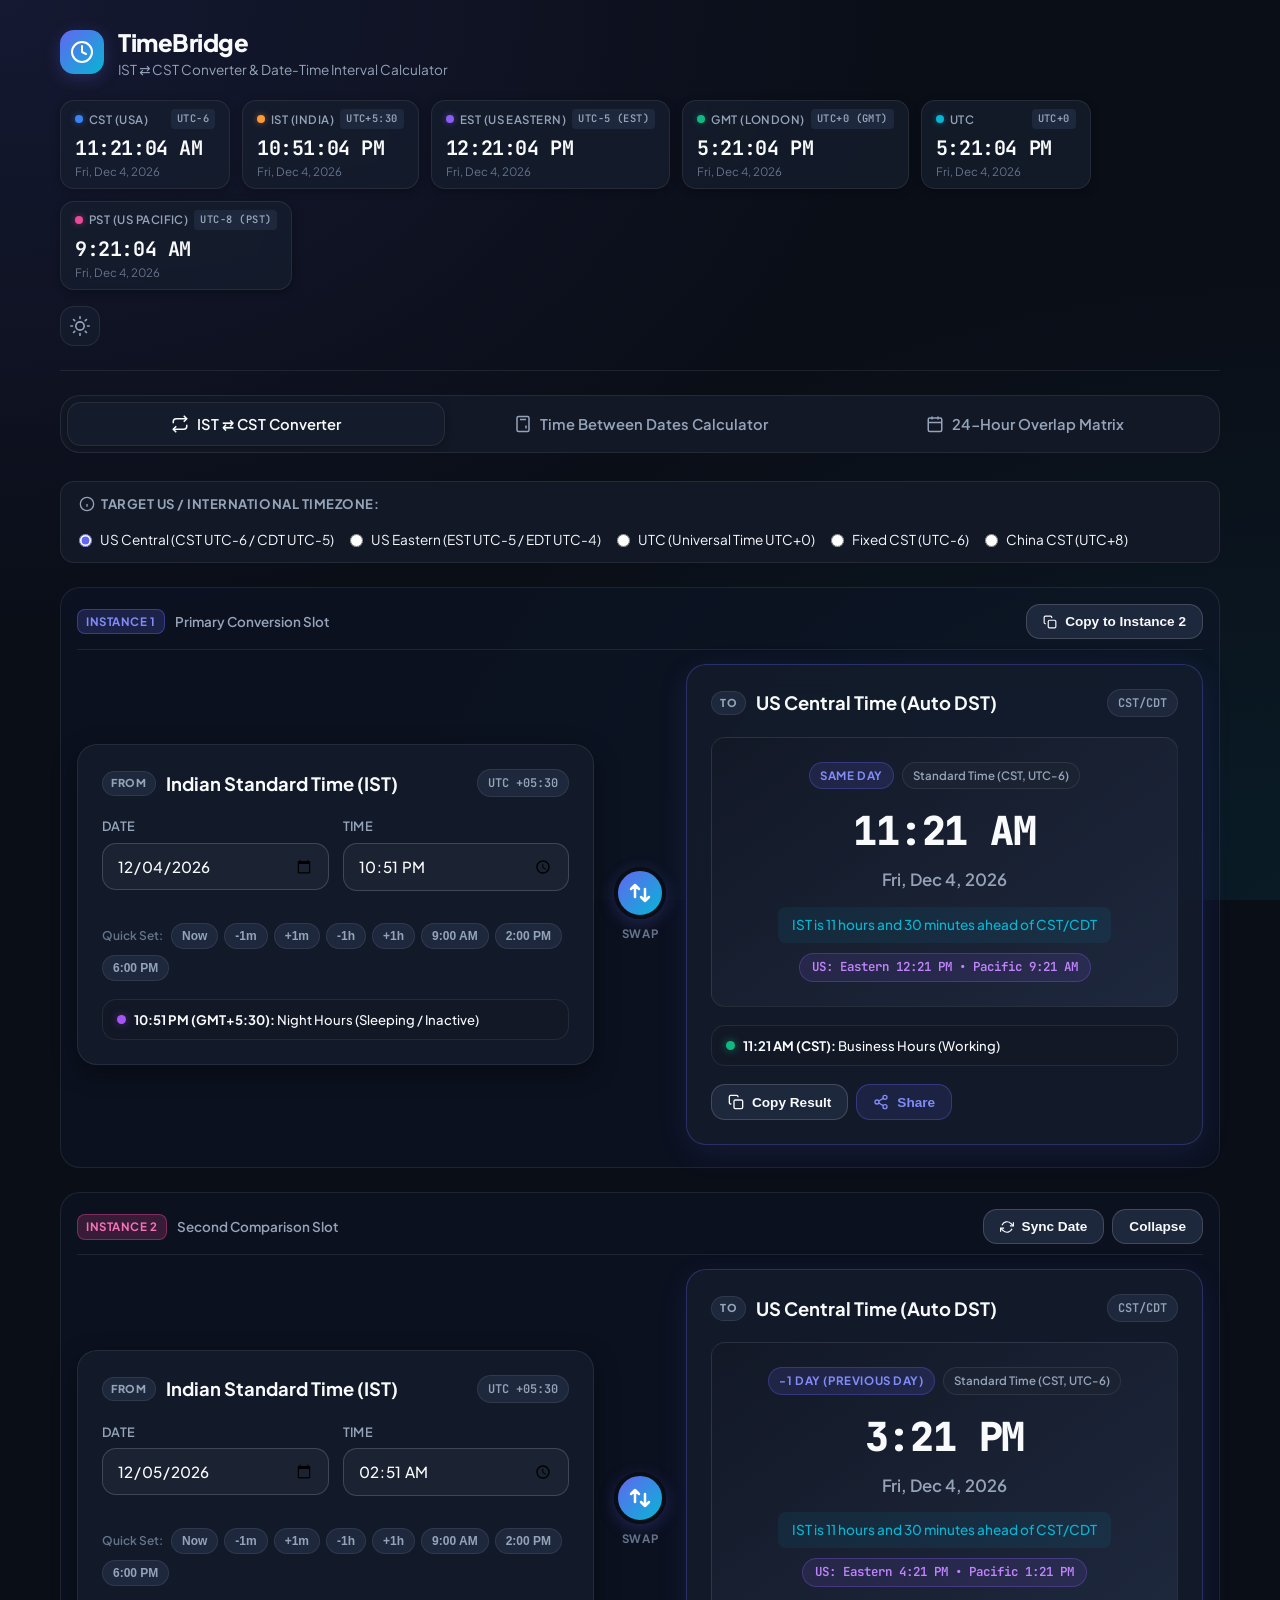
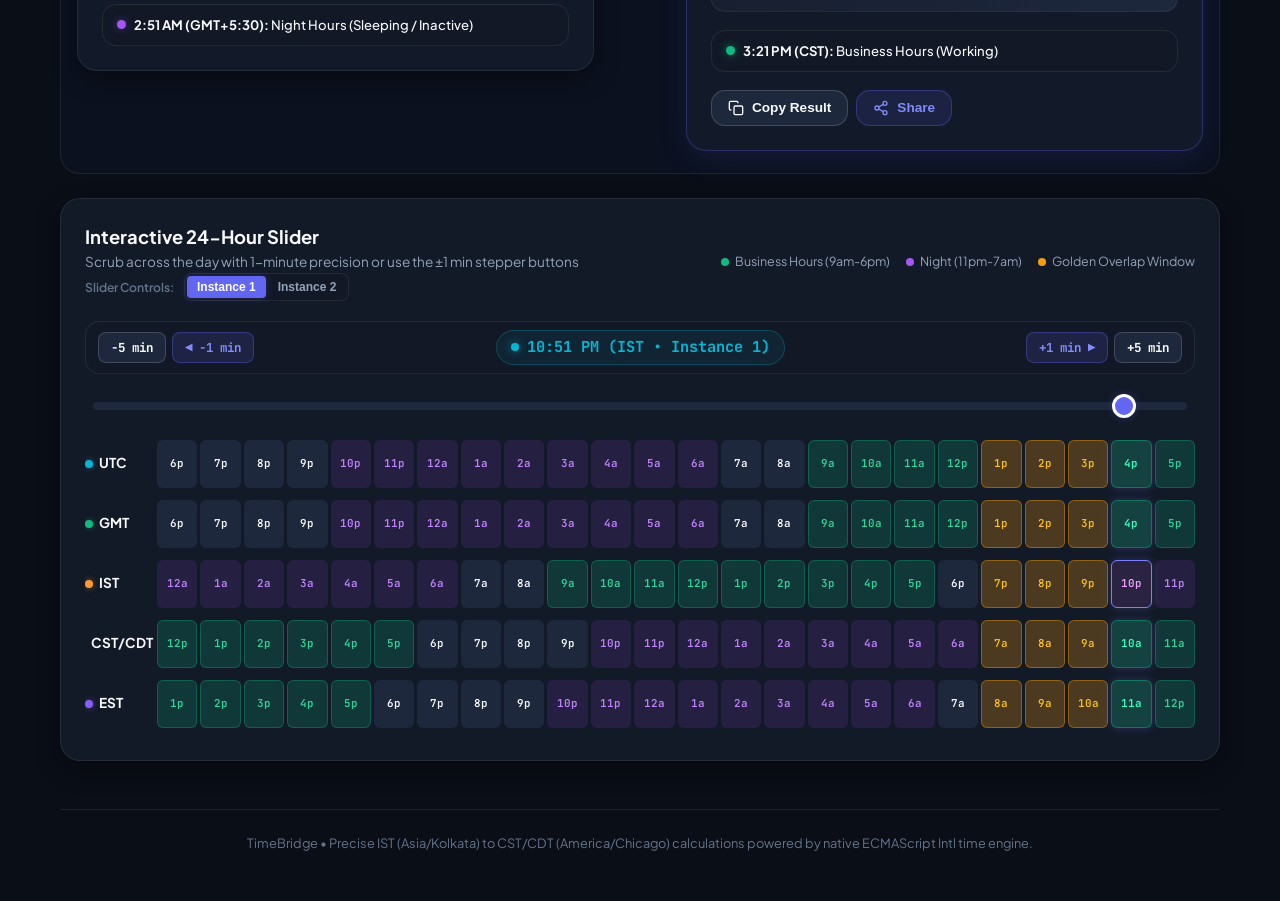
<file: index.html>
<!DOCTYPE html>
<html lang="en">
<head>
  <meta charset="UTF-8">
  <meta name="viewport" content="width=device-width, initial-scale=1.0, maximum-scale=5.0">
  <title>TimeBridge — IST ⇄ CST Converter & Time Interval Calculator</title>
  <meta name="theme-color" content="#4f46e5">
  <meta name="mobile-web-app-capable" content="yes">
  <meta name="apple-mobile-web-app-capable" content="yes">
  <meta name="apple-mobile-web-app-status-bar-style" content="black-translucent">
  <meta name="apple-mobile-web-app-title" content="TimeBridge">
  <link rel="manifest" href="manifest.json">
  <link rel="icon" type="image/svg+xml" href="icons/icon.svg">
  <link rel="icon" type="image/png" sizes="192x192" href="icons/icon-192.png">
  <link rel="apple-touch-icon" href="icons/icon-192.png">
  <link rel="preconnect" href="https://fonts.googleapis.com">
  <link rel="preconnect" href="https://fonts.gstatic.com" crossorigin>
  <link href="https://fonts.googleapis.com/css2?family=Plus+Jakarta+Sans:wght@300;400;500;600;700;800&family=JetBrains+Mono:wght@400;500;600&display=swap" rel="stylesheet">
  <link rel="stylesheet" href="style.css">
</head>
<body class="theme-dark">
  <div class="app-container">
    <!-- Top Navigation / Header -->
    <header class="app-header">
      <div class="brand">
        <div class="brand-icon">
          <svg width="24" height="24" viewBox="0 0 24 24" fill="none" stroke="currentColor" stroke-width="2" stroke-linecap="round" stroke-linejoin="round">
            <circle cx="12" cy="12" r="10"></circle>
            <polyline points="12 6 12 12 16 14"></polyline>
          </svg>
        </div>
        <div>
          <h1 class="brand-title">TimeBridge</h1>
          <p class="brand-subtitle">IST ⇄ CST Converter & Date-Time Interval Calculator</p>
        </div>
      </div>

      <div class="header-actions">
        <!-- Live Clocks -->
        <div class="live-clocks">
          <!-- 1. CST Clock Tile -->
          <div class="clock-card" id="cstClockCard">
            <div class="clock-label">
              <span class="flag-dot us"></span>
              <span class="tz-code" id="cstLabelCode">CST (US Central)</span>
              <span class="utc-badge" id="cstOffsetBadge">UTC-6</span>
            </div>
            <div class="clock-time" id="cstLiveTime">--:--:--</div>
            <div class="clock-date" id="cstLiveDate">Loading date...</div>
          </div>

          <!-- 2. IST Clock Tile -->
          <div class="clock-card" id="istClockCard">
            <div class="clock-label">
              <span class="flag-dot in"></span>
              <span class="tz-code">IST (India)</span>
              <span class="utc-badge">UTC+5:30</span>
            </div>
            <div class="clock-time" id="istLiveTime">--:--:--</div>
            <div class="clock-date" id="istLiveDate">Loading date...</div>
          </div>

          <!-- 3. EST Clock Tile -->
          <div class="clock-card" id="estClockCard">
            <div class="clock-label">
              <span class="flag-dot est"></span>
              <span class="tz-code" id="estLabelCode">EST (US Eastern)</span>
              <span class="utc-badge" id="estOffsetBadge">UTC-5</span>
            </div>
            <div class="clock-time" id="estLiveTime">--:--:--</div>
            <div class="clock-date" id="estLiveDate">Loading date...</div>
          </div>

          <!-- 4. GMT Clock Tile -->
          <div class="clock-card" id="gmtClockCard">
            <div class="clock-label">
              <span class="flag-dot gmt"></span>
              <span class="tz-code">GMT (London)</span>
              <span class="utc-badge" id="gmtOffsetBadge">UTC+0</span>
            </div>
            <div class="clock-time" id="gmtLiveTime">--:--:--</div>
            <div class="clock-date" id="gmtLiveDate">Loading date...</div>
          </div>

          <!-- 5. UTC Clock Tile -->
          <div class="clock-card" id="utcClockCard">
            <div class="clock-label">
              <span class="flag-dot utc"></span>
              <span class="tz-code">UTC</span>
              <span class="utc-badge">UTC+0</span>
            </div>
            <div class="clock-time" id="utcLiveTime">--:--:--</div>
            <div class="clock-date" id="utcLiveDate">Loading date...</div>
          </div>

          <!-- 6. PST Clock Tile -->
          <div class="clock-card" id="pstClockCard">
            <div class="clock-label">
              <span class="flag-dot pst"></span>
              <span class="tz-code" id="pstLabelCode">PST (US Pacific)</span>
              <span class="utc-badge" id="pstOffsetBadge">UTC-8</span>
            </div>
            <div class="clock-time" id="pstLiveTime">--:--:--</div>
            <div class="clock-date" id="pstLiveDate">Loading date...</div>
          </div>
        </div>

        <button id="themeToggleBtn" class="icon-btn" title="Toggle Theme" aria-label="Toggle Theme">
          <svg class="sun-icon" width="20" height="20" viewBox="0 0 24 24" fill="none" stroke="currentColor" stroke-width="2" stroke-linecap="round" stroke-linejoin="round"><circle cx="12" cy="12" r="5"></circle><line x1="12" y1="1" x2="12" y2="3"></line><line x1="12" y1="21" x2="12" y2="23"></line><line x1="4.22" y1="4.22" x2="5.64" y2="5.64"></line><line x1="18.36" y1="18.36" x2="19.78" y2="19.78"></line><line x1="1" y1="12" x2="3" y2="12"></line><line x1="21" y1="12" x2="23" y2="12"></line><line x1="4.22" y1="19.78" x2="5.64" y2="18.36"></line><line x1="18.36" y1="5.64" x2="19.78" y2="4.22"></line></svg>
          <svg class="moon-icon" width="20" height="20" viewBox="0 0 24 24" fill="none" stroke="currentColor" stroke-width="2" stroke-linecap="round" stroke-linejoin="round"><path d="M21 12.79A9 9 0 1 1 11.21 3 7 7 0 0 0 21 12.79z"></path></svg>
        </button>
      </div>
    </header>

    <!-- Mode Tabs -->
    <nav class="nav-tabs" role="tablist">
      <button class="tab-btn active" data-tab="converterTab" role="tab" aria-selected="true">
        <svg width="18" height="18" viewBox="0 0 24 24" fill="none" stroke="currentColor" stroke-width="2"><polyline points="17 1 21 5 17 9"></polyline><path d="M3 11V9a4 4 0 0 1 4-4h14"></path><polyline points="7 23 3 19 7 15"></polyline><path d="M21 13v2a4 4 0 0 1-4 4H3"></path></svg>
        <span class="tab-text-full">IST ⇄ CST Converter</span>
        <span class="tab-text-short">Converter</span>
      </button>
      <button class="tab-btn" data-tab="calculatorTab" role="tab" aria-selected="false">
        <svg width="18" height="18" viewBox="0 0 24 24" fill="none" stroke="currentColor" stroke-width="2"><rect x="4" y="2" width="16" height="20" rx="2"></rect><line x1="8" y1="6" x2="16" y2="6"></line><line x1="16" y1="14" x2="16" y2="18"></line><path d="M16 10h.01"></path><path d="M12 10h.01"></path><path d="M8 10h.01"></path><path d="M12 14h.01"></path><path d="M8 14h.01"></path><path d="M12 18h.01"></path><path d="M8 18h.01"></path></svg>
        <span class="tab-text-full">Time Between Dates Calculator</span>
        <span class="tab-text-short">Difference</span>
      </button>
      <button class="tab-btn" data-tab="matrixTab" role="tab" aria-selected="false">
        <svg width="18" height="18" viewBox="0 0 24 24" fill="none" stroke="currentColor" stroke-width="2"><rect x="3" y="4" width="18" height="18" rx="2" ry="2"></rect><line x1="16" y1="2" x2="16" y2="6"></line><line x1="8" y1="2" x2="8" y2="6"></line><line x1="3" y1="10" x2="21" y2="10"></line></svg>
        <span class="tab-text-full">24-Hour Overlap Matrix</span>
        <span class="tab-text-short">Overlap Matrix</span>
      </button>
    </nav>

    <!-- Main Content Area -->
    <main class="tab-content-container">

      <!-- ============================================== -->
      <!-- TAB 1: CONVERTER (IST <-> CST)                 -->
      <!-- ============================================== -->
      <section id="converterTab" class="tab-panel active" role="tabpanel">
        
        <!-- Target Timezone Variant Selector & Info Strip -->
        <div class="cst-config-strip">
          <div class="config-label">
            <svg width="16" height="16" viewBox="0 0 24 24" fill="none" stroke="currentColor" stroke-width="2"><circle cx="12" cy="12" r="10"></circle><line x1="12" y1="16" x2="12" y2="12"></line><line x1="12" y1="8" x2="12.01" y2="8"></line></svg>
            <span>Target US / International Timezone:</span>
          </div>
          <div class="config-options">
            <label class="radio-label">
              <input type="radio" name="cstVariant" value="US_AUTO" checked>
              <span>US Central (CST UTC-6 / CDT UTC-5)</span>
            </label>
            <label class="radio-label">
              <input type="radio" name="cstVariant" value="US_EST">
              <span>US Eastern (EST UTC-5 / EDT UTC-4)</span>
            </label>
            <label class="radio-label">
              <input type="radio" name="cstVariant" value="UTC">
              <span>UTC (Universal Time UTC+0)</span>
            </label>
            <label class="radio-label">
              <input type="radio" name="cstVariant" value="US_FIXED_CST">
              <span>Fixed CST (UTC-6)</span>
            </label>
            <label class="radio-label">
              <input type="radio" name="cstVariant" value="CHINA_CST">
              <span>China CST (UTC+8)</span>
            </label>
          </div>
        </div>

        <!-- Converter Instances Container -->
        <div class="converter-instances-container">
          <!-- ==================== INSTANCE 1 ==================== -->
          <div class="converter-instance-block" id="instanceBlock1">
            <div class="instance-title-bar">
              <div class="instance-badge-group">
                <span class="instance-chip primary">Instance 1</span>
                <span class="instance-desc">Primary Conversion Slot</span>
              </div>
              <div class="instance-actions">
                <button type="button" class="action-btn small-btn" id="btnSyncInstance2To1" title="Copy Date & Time to Instance 2">
                  <svg width="14" height="14" viewBox="0 0 24 24" fill="none" stroke="currentColor" stroke-width="2"><rect x="9" y="9" width="13" height="13" rx="2" ry="2"></rect><path d="M5 15H4a2 2 0 0 1-2-2V4a2 2 0 0 1 2-2h9a2 2 0 0 1 2 2v1"></path></svg>
                  <span>Copy to Instance 2</span>
                </button>
              </div>
            </div>

            <div class="converter-grid">
              <!-- Source Input Box (Instance 1) -->
              <div class="card converter-card" id="sourceCard">
                <div class="card-header">
                  <div class="card-title-group">
                    <span class="direction-tag" id="sourceTag">FROM</span>
                    <h3 class="card-title" id="sourceTitle">Indian Standard Time (IST)</h3>
                  </div>
                  <span class="badge" id="sourceOffsetBadge">UTC +05:30</span>
                </div>

                <div class="card-body">
                  <div class="input-row">
                    <div class="form-group flex-1">
                      <label for="convDate">Date</label>
                      <input type="date" id="convDate" class="form-input">
                    </div>
                    <div class="form-group flex-1">
                      <label for="convTime">Time</label>
                      <input type="time" id="convTime" class="form-input" step="60">
                    </div>
                  </div>

                  <!-- Quick Time Preset Chips -->
                  <div class="chip-group">
                    <span class="chip-label">Quick Set:</span>
                    <button type="button" class="chip-btn" id="btnSetNow">Now</button>
                    <button type="button" class="chip-btn" id="btnSub1m" title="Decrement 1 minute">-1m</button>
                    <button type="button" class="chip-btn" id="btnAdd1m" title="Increment 1 minute">+1m</button>
                    <button type="button" class="chip-btn" id="btnSub1h">-1h</button>
                    <button type="button" class="chip-btn" id="btnAdd1h">+1h</button>
                    <button type="button" class="chip-btn" id="btnMorning9">9:00 AM</button>
                    <button type="button" class="chip-btn" id="btnAfternoon2">2:00 PM</button>
                    <button type="button" class="chip-btn" id="btnEvening6">6:00 PM</button>
                  </div>

                  <!-- Working Hours status for source -->
                  <div class="work-status-banner" id="sourceWorkStatus">
                    <span class="status-indicator"></span>
                    <span class="status-text">Checking business hours...</span>
                  </div>
                </div>
              </div>

              <!-- Swap Button in the center (Instance 1) -->
              <div class="converter-swap-wrapper">
                <button id="swapDirectionBtn" class="swap-btn" title="Swap Conversion Direction (IST ⇄ CST)">
                  <svg width="24" height="24" viewBox="0 0 24 24" fill="none" stroke="currentColor" stroke-width="2.5" stroke-linecap="round" stroke-linejoin="round">
                    <path d="M7 16V4M7 4L3 8M7 4L11 8M17 8V20M17 20L21 16M17 20L13 16"/>
                  </svg>
                </button>
                <span class="swap-caption">Swap</span>
              </div>

              <!-- Target Output Box (Instance 1) -->
              <div class="card converter-card highlight-card" id="targetCard">
                <div class="card-header">
                  <div class="card-title-group">
                    <span class="direction-tag" id="targetTag">TO</span>
                    <h3 class="card-title" id="targetTitle">Central Standard Time (CST)</h3>
                  </div>
                  <span class="badge" id="targetOffsetBadge">UTC -06:00</span>
                </div>

                <div class="card-body">
                  <div class="converted-result-box">
                    <div class="result-day-badge-wrap">
                      <span class="day-rel-badge" id="dayRelativeBadge">Same Day</span>
                      <span class="dst-pill" id="dstIndicatorPill">Standard Time (CST)</span>
                    </div>

                    <div class="big-time-display" id="targetTimeResult">10:23 AM</div>
                    <div class="big-date-display" id="targetDateResult">Friday, Nov 13, 2026</div>

                    <div class="offset-summary" id="offsetSummaryText">
                      IST is 11 hours and 30 minutes ahead of CST
                    </div>

                    <!-- Companion US Timezone Display -->
                    <div class="secondary-tz-wrap" style="margin-top: 10px;">
                      <span class="secondary-tz-pill" id="secondaryTzPill">US Eastern (EST): 11:23 AM</span>
                    </div>
                  </div>

                  <!-- Working Hours status for target -->
                  <div class="work-status-banner" id="targetWorkStatus">
                    <span class="status-indicator"></span>
                    <span class="status-text">Checking business hours...</span>
                  </div>

                  <!-- Action buttons -->
                  <div class="card-actions-row">
                    <div class="action-btn-group">
                      <button id="copyConvertedBtn" class="action-btn" type="button">
                        <svg width="16" height="16" viewBox="0 0 24 24" fill="none" stroke="currentColor" stroke-width="2"><rect x="9" y="9" width="13" height="13" rx="2" ry="2"></rect><path d="M5 15H4a2 2 0 0 1-2-2V4a2 2 0 0 1 2-2h9a2 2 0 0 1 2 2v1"></path></svg>
                        <span>Copy Result</span>
                      </button>
                      <button id="shareConvertedBtn" class="action-btn share-btn" type="button" title="Share via WhatsApp, Slack, Teams, etc.">
                        <svg width="16" height="16" viewBox="0 0 24 24" fill="none" stroke="currentColor" stroke-width="2" stroke-linecap="round" stroke-linejoin="round"><circle cx="18" cy="5" r="3"></circle><circle cx="6" cy="12" r="3"></circle><circle cx="18" cy="19" r="3"></circle><line x1="8.59" y1="13.51" x2="15.42" y2="17.49"></line><line x1="15.41" y1="6.51" x2="8.59" y2="10.49"></line></svg>
                        <span>Share</span>
                      </button>
                    </div>
                    <div class="copy-alert" id="copyAlert">Copied to clipboard!</div>
                  </div>
                </div>
              </div>
            </div>
          </div>

          <!-- ==================== INSTANCE 2 ==================== -->
          <div class="converter-instance-block" id="instanceBlock2">
            <div class="instance-title-bar">
              <div class="instance-badge-group">
                <span class="instance-chip secondary">Instance 2</span>
                <span class="instance-desc">Second Comparison Slot</span>
              </div>
              <div class="instance-actions">
                <button type="button" class="action-btn small-btn" id="btnSyncDate2" title="Match date from Instance 1">
                  <svg width="14" height="14" viewBox="0 0 24 24" fill="none" stroke="currentColor" stroke-width="2"><polyline points="23 4 23 10 17 10"></polyline><polyline points="1 20 1 14 7 14"></polyline><path d="M3.51 9a9 9 0 0 1 14.85-3.36L23 10M1 14l4.64 4.36A9 9 0 0 0 20.49 15"></path></svg>
                  <span>Sync Date</span>
                </button>
                <button type="button" class="action-btn small-btn" id="btnToggleInstance2" title="Collapse or Expand Instance 2">
                  <span id="toggleInstance2Text">Collapse</span>
                </button>
              </div>
            </div>

            <div class="converter-grid">
              <!-- Source Input Box (Instance 2) -->
              <div class="card converter-card" id="sourceCard2">
                <div class="card-header">
                  <div class="card-title-group">
                    <span class="direction-tag" id="sourceTag2">FROM</span>
                    <h3 class="card-title" id="sourceTitle2">Indian Standard Time (IST)</h3>
                  </div>
                  <span class="badge" id="sourceOffsetBadge2">UTC +05:30</span>
                </div>

                <div class="card-body">
                  <div class="input-row">
                    <div class="form-group flex-1">
                      <label for="convDate2">Date</label>
                      <input type="date" id="convDate2" class="form-input">
                    </div>
                    <div class="form-group flex-1">
                      <label for="convTime2">Time</label>
                      <input type="time" id="convTime2" class="form-input" step="60">
                    </div>
                  </div>

                  <!-- Quick Time Preset Chips (Instance 2) -->
                  <div class="chip-group">
                    <span class="chip-label">Quick Set:</span>
                    <button type="button" class="chip-btn" id="btnSetNow2">Now</button>
                    <button type="button" class="chip-btn" id="btnSub1m2" title="Decrement 1 minute">-1m</button>
                    <button type="button" class="chip-btn" id="btnAdd1m2" title="Increment 1 minute">+1m</button>
                    <button type="button" class="chip-btn" id="btnSub1h2">-1h</button>
                    <button type="button" class="chip-btn" id="btnAdd1h2">+1h</button>
                    <button type="button" class="chip-btn" id="btnMorning9_2">9:00 AM</button>
                    <button type="button" class="chip-btn" id="btnAfternoon2_2">2:00 PM</button>
                    <button type="button" class="chip-btn" id="btnEvening6_2">6:00 PM</button>
                  </div>

                  <!-- Working Hours status for source (Instance 2) -->
                  <div class="work-status-banner" id="sourceWorkStatus2">
                    <span class="status-indicator"></span>
                    <span class="status-text">Checking business hours...</span>
                  </div>
                </div>
              </div>

              <!-- Swap Button in the center (Instance 2) -->
              <div class="converter-swap-wrapper">
                <button id="swapDirectionBtn2" class="swap-btn" title="Swap Conversion Direction (Instance 2)">
                  <svg width="24" height="24" viewBox="0 0 24 24" fill="none" stroke="currentColor" stroke-width="2.5" stroke-linecap="round" stroke-linejoin="round">
                    <path d="M7 16V4M7 4L3 8M7 4L11 8M17 8V20M17 20L21 16M17 20L13 16"/>
                  </svg>
                </button>
                <span class="swap-caption">Swap</span>
              </div>

              <!-- Target Output Box (Instance 2) -->
              <div class="card converter-card highlight-card" id="targetCard2">
                <div class="card-header">
                  <div class="card-title-group">
                    <span class="direction-tag" id="targetTag2">TO</span>
                    <h3 class="card-title" id="targetTitle2">Central Standard Time (CST)</h3>
                  </div>
                  <span class="badge" id="targetOffsetBadge2">UTC -06:00</span>
                </div>

                <div class="card-body">
                  <div class="converted-result-box">
                    <div class="result-day-badge-wrap">
                      <span class="day-rel-badge" id="dayRelativeBadge2">Same Day</span>
                      <span class="dst-pill" id="dstIndicatorPill2">Standard Time (CST)</span>
                    </div>

                    <div class="big-time-display" id="targetTimeResult2">--:--</div>
                    <div class="big-date-display" id="targetDateResult2">--</div>

                    <div class="offset-summary" id="offsetSummaryText2">
                      --
                    </div>

                    <!-- Companion US Timezone Display -->
                    <div class="secondary-tz-wrap" style="margin-top: 10px;">
                      <span class="secondary-tz-pill" id="secondaryTzPill2">--</span>
                    </div>
                  </div>

                  <!-- Working Hours status for target (Instance 2) -->
                  <div class="work-status-banner" id="targetWorkStatus2">
                    <span class="status-indicator"></span>
                    <span class="status-text">Checking business hours...</span>
                  </div>

                  <!-- Action buttons (Instance 2) -->
                  <div class="card-actions-row">
                    <div class="action-btn-group">
                      <button id="copyConvertedBtn2" class="action-btn" type="button">
                        <svg width="16" height="16" viewBox="0 0 24 24" fill="none" stroke="currentColor" stroke-width="2"><rect x="9" y="9" width="13" height="13" rx="2" ry="2"></rect><path d="M5 15H4a2 2 0 0 1-2-2V4a2 2 0 0 1 2-2h9a2 2 0 0 1 2 2v1"></path></svg>
                        <span>Copy Result</span>
                      </button>
                      <button id="shareConvertedBtn2" class="action-btn share-btn" type="button" title="Share Instance 2">
                        <svg width="16" height="16" viewBox="0 0 24 24" fill="none" stroke="currentColor" stroke-width="2" stroke-linecap="round" stroke-linejoin="round"><circle cx="18" cy="5" r="3"></circle><circle cx="6" cy="12" r="3"></circle><circle cx="18" cy="19" r="3"></circle><line x1="8.59" y1="13.51" x2="15.42" y2="17.49"></line><line x1="15.41" y1="6.51" x2="8.59" y2="10.49"></line></svg>
                        <span>Share</span>
                      </button>
                    </div>
                    <div class="copy-alert" id="copyAlert2">Copied to clipboard!</div>
                  </div>
                </div>
              </div>
            </div>
          </div>
        </div>

        <!-- 24-Hour Interactive Visual Scrubber Bar -->
        <div class="card timeline-scrubber-card">
          <div class="card-header">
            <div>
              <h3 class="card-title">Interactive 24-Hour Slider</h3>
              <p class="card-subtitle">Scrub across the day with 1-minute precision or use the ±1 min stepper buttons</p>
              <div class="scrubber-target-selector">
                <span class="scrubber-selector-label">Slider Controls:</span>
                <div class="pill-segmented">
                  <button type="button" class="scrub-tab active" id="scrubTarget1">Instance 1</button>
                  <button type="button" class="scrub-tab" id="scrubTarget2">Instance 2</button>
                </div>
              </div>
            </div>
            <div class="legend-group">
              <span class="legend-item"><span class="legend-dot work"></span> Business Hours (9am-6pm)</span>
              <span class="legend-item"><span class="legend-dot sleep"></span> Night (11pm-7am)</span>
              <span class="legend-item"><span class="legend-dot golden"></span> Golden Overlap Window</span>
            </div>
          </div>

          <div class="card-body">
            <!-- Fine-Tuning 1-Minute Stepper Bar -->
            <div class="slider-controls-bar">
              <div class="stepper-group">
                <button type="button" class="stepper-btn" id="btnScrubSub5m" title="Decrement 5 minutes">-5 min</button>
                <button type="button" class="stepper-btn primary" id="btnScrubSub1m" title="Decrement 1 minute">◀ -1 min</button>
              </div>
              <div class="scrub-current-badge">
                <span class="scrub-indicator-dot"></span>
                <span id="scrubberCurrentDisplay">12:00 PM</span>
              </div>
              <div class="stepper-group">
                <button type="button" class="stepper-btn primary" id="btnScrubAdd1m" title="Increment 1 minute">+1 min ▶</button>
                <button type="button" class="stepper-btn" id="btnScrubAdd5m" title="Increment 5 minutes">+5 min</button>
              </div>
            </div>

            <div class="slider-wrapper">
              <input type="range" id="hourScrubber" min="0" max="1439" step="1" value="720" class="time-range-slider" aria-label="1-minute 24-hour time scrubber">
              <div class="scrubber-labels" id="scrubberLabels"></div>
            </div>

            <div class="dual-timeline-track">
              <!-- UTC Track -->
              <div class="track-row">
                <div class="track-header">
                  <span class="flag-dot utc"></span>
                  <strong>UTC</strong>
                </div>
                <div class="timeline-cells" id="utcTimelineCells"></div>
              </div>
              <!-- GMT Track -->
              <div class="track-row">
                <div class="track-header">
                  <span class="flag-dot gmt"></span>
                  <strong>GMT</strong>
                </div>
                <div class="timeline-cells" id="gmtTimelineCells"></div>
              </div>
              <!-- IST Track -->
              <div class="track-row">
                <div class="track-header">
                  <span class="flag-dot in"></span>
                  <strong>IST</strong>
                </div>
                <div class="timeline-cells" id="istTimelineCells"></div>
              </div>
              <!-- CST Track -->
              <div class="track-row">
                <div class="track-header">
                  <span class="flag-dot us"></span>
                  <strong id="cstTrackCode">CST</strong>
                </div>
                <div class="timeline-cells" id="cstTimelineCells"></div>
              </div>
              <!-- EST Track -->
              <div class="track-row">
                <div class="track-header">
                  <span class="flag-dot est"></span>
                  <strong>EST</strong>
                </div>
                <div class="timeline-cells" id="estTimelineCells"></div>
              </div>
            </div>
          </div>
        </div>

      </section>

      <!-- ============================================== -->
      <!-- TAB 2: TIME INTERVAL CALCULATOR                -->
      <!-- ============================================== -->
      <section id="calculatorTab" class="tab-panel" role="tabpanel">
        
        <div class="interval-intro">
          <h2>Time & Date Difference Calculator</h2>
          <p>Compute the exact duration between any two dates and times, with custom timezones (IST, CST, UTC, etc.), business days, and total breakdown.</p>
        </div>

        <div class="interval-input-grid">
          <!-- Start Date & Time -->
          <div class="card interval-card">
            <div class="card-header">
              <div class="step-badge">1</div>
              <div>
                <h3 class="card-title">Start Date & Time</h3>
                <p class="card-subtitle">Select beginning timestamp</p>
              </div>
            </div>
            <div class="card-body">
              <div class="form-group">
                <label for="calcStartDate">Date</label>
                <input type="date" id="calcStartDate" class="form-input">
              </div>
              <div class="form-group">
                <label for="calcStartTime">Time</label>
                <input type="time" id="calcStartTime" class="form-input" step="1">
              </div>
              <div class="form-group">
                <label for="calcStartTz">Timezone</label>
                <select id="calcStartTz" class="form-select">
                  <option value="Asia/Kolkata" selected>IST (India, UTC+5:30)</option>
                  <option value="America/Chicago">CST/CDT (US Central)</option>
                  <option value="UTC">UTC (Universal Coordinated Time)</option>
                  <option value="LOCAL">My Local Browser Time</option>
                  <option value="Asia/Shanghai">China CST (UTC+8:00)</option>
                  <option value="America/New_York">EST/EDT (US Eastern)</option>
                  <option value="America/Los_Angeles">PST/PDT (US Pacific)</option>
                  <option value="Europe/London">GMT/BST (London)</option>
                </select>
              </div>
              <div class="chip-group mt-2">
                <button type="button" class="chip-btn" id="btnStartNow">Set to Now</button>
                <button type="button" class="chip-btn" id="btnStartToday9">Today 9:00 AM</button>
              </div>
            </div>
          </div>

          <!-- Swap / Direct button -->
          <div class="calc-middle-action">
            <button id="calcSwapBtn" class="swap-btn" title="Swap Start and End">
              <svg width="22" height="22" viewBox="0 0 24 24" fill="none" stroke="currentColor" stroke-width="2"><path d="M7 16V4M7 4L3 8M7 4L11 8M17 8V20M17 20L21 16M17 20L13 16"/></svg>
            </button>
            <div class="live-toggle-wrap">
              <label class="toggle-switch" title="Auto update duration live against current time">
                <input type="checkbox" id="liveTickToggle">
                <span class="toggle-slider"></span>
              </label>
              <span class="toggle-text">Live Tick</span>
            </div>
          </div>

          <!-- End Date & Time -->
          <div class="card interval-card">
            <div class="card-header">
              <div class="step-badge">2</div>
              <div>
                <h3 class="card-title">End Date & Time</h3>
                <p class="card-subtitle">Select ending timestamp</p>
              </div>
            </div>
            <div class="card-body">
              <div class="form-group">
                <label for="calcEndDate">Date</label>
                <input type="date" id="calcEndDate" class="form-input">
              </div>
              <div class="form-group">
                <label for="calcEndTime">Time</label>
                <input type="time" id="calcEndTime" class="form-input" step="1">
              </div>
              <div class="form-group">
                <label for="calcEndTz">Timezone</label>
                <select id="calcEndTz" class="form-select">
                  <option value="Asia/Kolkata">IST (India, UTC+5:30)</option>
                  <option value="America/Chicago" selected>CST/CDT (US Central)</option>
                  <option value="UTC">UTC (Universal Coordinated Time)</option>
                  <option value="LOCAL">My Local Browser Time</option>
                  <option value="Asia/Shanghai">China CST (UTC+8:00)</option>
                  <option value="America/New_York">EST/EDT (US Eastern)</option>
                  <option value="America/Los_Angeles">PST/PDT (US Pacific)</option>
                  <option value="Europe/London">GMT/BST (London)</option>
                </select>
              </div>
              <div class="chip-group mt-2">
                <button type="button" class="chip-btn" id="btnEndNow">Set to Now</button>
                <button type="button" class="chip-btn" id="btnEndPlus1d">+24 Hours</button>
                <button type="button" class="chip-btn" id="btnEndPlus1w">+1 Week</button>
                <button type="button" class="chip-btn" id="btnEndPlus1m">+1 Month</button>
              </div>
            </div>
          </div>
        </div>

        <!-- Interval Results -->
        <div class="card interval-results-card">
          <div class="card-header">
            <div>
              <h3 class="card-title">Calculated Duration</h3>
              <p class="card-subtitle" id="calcDirectionNote">Normalized in UTC epoch</p>
            </div>
            <span class="badge" id="calcSignBadge">Future Event</span>
          </div>

          <div class="card-body">
            <!-- Hero Duration Big Banner -->
            <div class="hero-duration-banner">
              <div class="duration-primary" id="primaryDurationText">
                <span class="unit-group"><strong id="valDays">0</strong><span class="unit">days</span></span>
                <span class="unit-group"><strong id="valHours">0</strong><span class="unit">hours</span></span>
                <span class="unit-group"><strong id="valMinutes">0</strong><span class="unit">mins</span></span>
                <span class="unit-group"><strong id="valSeconds">0</strong><span class="unit">secs</span></span>
              </div>
              <div class="human-readable-phrase" id="humanReadablePhrase">
                Exact duration calculated across timezones
              </div>

              <!-- Copy & Share Duration Button -->
              <div class="duration-action-row">
                <div class="action-btn-group">
                  <button type="button" id="copyDurationBtn" class="action-btn duration-copy-btn">
                    <svg width="16" height="16" viewBox="0 0 24 24" fill="none" stroke="currentColor" stroke-width="2"><rect x="9" y="9" width="13" height="13" rx="2" ry="2"></rect><path d="M5 15H4a2 2 0 0 1-2-2V4a2 2 0 0 1 2-2h9a2 2 0 0 1 2 2v1"></path></svg>
                    <span>Copy Duration</span>
                  </button>
                  <button type="button" id="shareDurationBtn" class="action-btn share-btn" title="Share Duration via WhatsApp, Slack, etc.">
                    <svg width="16" height="16" viewBox="0 0 24 24" fill="none" stroke="currentColor" stroke-width="2" stroke-linecap="round" stroke-linejoin="round"><circle cx="18" cy="5" r="3"></circle><circle cx="6" cy="12" r="3"></circle><circle cx="18" cy="19" r="3"></circle><line x1="8.59" y1="13.51" x2="15.42" y2="17.49"></line><line x1="15.41" y1="6.51" x2="8.59" y2="10.49"></line></svg>
                    <span>Share</span>
                  </button>
                </div>
                <span class="copy-alert" id="durationCopyAlert">Duration copied to clipboard!</span>
              </div>
            </div>

            <!-- Detailed Stat Cards Grid -->
            <div class="stat-cards-grid">
              <div class="stat-card">
                <div class="stat-icon-wrap blue">
                  <svg width="20" height="20" viewBox="0 0 24 24" fill="none" stroke="currentColor" stroke-width="2"><circle cx="12" cy="12" r="10"></circle><polyline points="12 6 12 12 16 14"></polyline></svg>
                </div>
                <div class="stat-data">
                  <div class="stat-value" id="statTotalHours">0 hrs</div>
                  <div class="stat-label">Total Hours</div>
                </div>
              </div>

              <div class="stat-card">
                <div class="stat-icon-wrap purple">
                  <svg width="20" height="20" viewBox="0 0 24 24" fill="none" stroke="currentColor" stroke-width="2"><path d="M14 2H6a2 2 0 0 0-2 2v16a2 2 0 0 0 2 2h12a2 2 0 0 0 2-2V8z"></path><polyline points="14 2 14 8 20 8"></polyline><line x1="16" y1="13" x2="8" y2="13"></line><line x1="16" y1="17" x2="8" y2="17"></line><polyline points="10 9 9 9 8 9"></polyline></svg>
                </div>
                <div class="stat-data">
                  <div class="stat-value" id="statTotalDays">0 days</div>
                  <div class="stat-label">Decimal Days</div>
                </div>
              </div>

              <div class="stat-card">
                <div class="stat-icon-wrap emerald">
                  <svg width="20" height="20" viewBox="0 0 24 24" fill="none" stroke="currentColor" stroke-width="2"><rect x="3" y="4" width="18" height="18" rx="2" ry="2"></rect><line x1="16" y1="2" x2="16" y2="6"></line><line x1="8" y1="2" x2="8" y2="6"></line><line x1="3" y1="10" x2="21" y2="10"></line></svg>
                </div>
                <div class="stat-data">
                  <div class="stat-value" id="statBusinessDays">0 days</div>
                  <div class="stat-label">Working Days (Mon-Fri)</div>
                </div>
              </div>

              <div class="stat-card">
                <div class="stat-icon-wrap orange">
                  <svg width="20" height="20" viewBox="0 0 24 24" fill="none" stroke="currentColor" stroke-width="2"><circle cx="12" cy="12" r="10"></circle><line x1="12" y1="8" x2="12" y2="12"></line><line x1="12" y1="16" x2="12.01" y2="16"></line></svg>
                </div>
                <div class="stat-data">
                  <div class="stat-value" id="statWorkHours">0 hrs</div>
                  <div class="stat-label">Est. Working Hours (8h/day)</div>
                </div>
              </div>

              <div class="stat-card">
                <div class="stat-icon-wrap cyan">
                  <svg width="20" height="20" viewBox="0 0 24 24" fill="none" stroke="currentColor" stroke-width="2"><polyline points="23 6 13.5 15.5 8.5 10.5 1 18"></polyline><polyline points="17 6 23 6 23 12"></polyline></svg>
                </div>
                <div class="stat-data">
                  <div class="stat-value" id="statTotalMinutes">0 mins</div>
                  <div class="stat-label">Total Minutes</div>
                </div>
              </div>

              <div class="stat-card">
                <div class="stat-icon-wrap rose">
                  <svg width="20" height="20" viewBox="0 0 24 24" fill="none" stroke="currentColor" stroke-width="2"><polygon points="13 2 3 14 12 14 11 22 21 10 12 10 13 2"></polygon></svg>
                </div>
                <div class="stat-data">
                  <div class="stat-value" id="statTotalSeconds">0 secs</div>
                  <div class="stat-label">Total Seconds</div>
                </div>
              </div>
            </div>

            <!-- Contextual Timezone Conversion Table for Start and End -->
            <div class="calc-tz-table-wrap">
              <h4>Start & End Timestamp in Key Timezones</h4>
              <div class="table-responsive">
                <table class="tz-table">
                  <thead>
                    <tr>
                      <th>Point</th>
                      <th>IST (India UTC+5:30)</th>
                      <th>CST/CDT (US Central)</th>
                      <th>EST/EDT (US Eastern)</th>
                      <th>UTC</th>
                    </tr>
                  </thead>
                  <tbody>
                    <tr>
                      <td><strong>Start Point</strong></td>
                      <td id="tblStartIST">-</td>
                      <td id="tblStartCST">-</td>
                      <td id="tblStartEST">-</td>
                      <td id="tblStartUTC">-</td>
                    </tr>
                    <tr>
                      <td><strong>End Point</strong></td>
                      <td id="tblEndIST">-</td>
                      <td id="tblEndCST">-</td>
                      <td id="tblEndEST">-</td>
                      <td id="tblEndUTC">-</td>
                    </tr>
                  </tbody>
                </table>
              </div>
            </div>

          </div>
        </div>

      </section>

      <!-- ============================================== -->
      <!-- TAB 3: 24-HOUR OVERLAP MATRIX                  -->
      <!-- ============================================== -->
      <section id="matrixTab" class="tab-panel" role="tabpanel">
        <div class="interval-intro">
          <h2>IST & CST 24-Hour Schedule & Meeting Planner</h2>
          <p>Find the optimal call window between India and US Central Time. Highlights show overlapping working hours and convenient call times.</p>
        </div>

        <div class="card matrix-table-card">
          <div class="card-header">
            <div>
              <h3 class="card-title">Hourly Side-by-Side Reference</h3>
              <p class="card-subtitle">Based on selected Central Time variant (<span id="matrixVariantNotice">US Central</span>)</p>
            </div>
            <div class="legend-group">
              <span class="legend-item"><span class="legend-dot work"></span> Both Working (9am-6pm)</span>
              <span class="legend-item"><span class="legend-dot golden"></span> Convenient Handover</span>
              <span class="legend-item"><span class="legend-dot sleep"></span> Sleeping Hours</span>
            </div>
          </div>
          <div class="card-body">
            <div class="mobile-swipe-hint">
              <span>👈 Swipe horizontally to view CST, EST & UTC 👉</span>
            </div>
            <div class="table-responsive">
              <table class="matrix-table" id="matrixTable">
                <thead>
                  <tr>
                    <th>IST (India)</th>
                    <th>CST (Central Time)</th>
                    <th>EST (Eastern Time)</th>
                    <th>UTC (Universal Time)</th>
                    <th>Day Offset</th>
                    <th>Meeting Suitability</th>
                    <th>Status</th>
                  </tr>
                </thead>
                <tbody id="matrixTableBody">
                  <!-- Generated dynamically in app.js -->
                </tbody>
              </table>
            </div>
          </div>
        </div>
      </section>

    </main>

    <!-- Footer -->
    <footer class="app-footer">
      <p>TimeBridge • Precise IST (Asia/Kolkata) to CST/CDT (America/Chicago) calculations powered by native ECMAScript Intl time engine.</p>
    </footer>
  </div>

  <script src="app.js"></script>
  <script>
    if ('serviceWorker' in navigator) {
      window.addEventListener('load', () => {
        navigator.serviceWorker.register('./sw.js').then((reg) => {
          console.log('TimeBridge ServiceWorker registered:', reg.scope);
        }).catch((err) => {
          console.log('ServiceWorker registration omitted:', err);
        });
      });
    }
  </script>
</body>
</html>
</file>
<file: style.css>
/* ==========================================================================
   TimeBridge CSS Stylesheet
   Modern, responsive, dual-theme styling with rich visual hierarchy
   ========================================================================== */

:root {
  --safe-top: env(safe-area-inset-top, 0px);
  --safe-bottom: env(safe-area-inset-bottom, 0px);
  --safe-left: env(safe-area-inset-left, 0px);
  --safe-right: env(safe-area-inset-right, 0px);

  /* Color Palette - Dark Theme Default */
  --bg-primary: #0a0e17;
  --bg-secondary: #121826;
  --bg-card: rgba(22, 30, 46, 0.75);
  --bg-card-hover: rgba(28, 38, 58, 0.85);
  --bg-input: #1b2333;
  --bg-elevated: #1e283d;
  
  --border-subtle: rgba(255, 255, 255, 0.08);
  --border-medium: rgba(255, 255, 255, 0.16);
  --border-focus: #6366f1;

  --text-primary: #f8fafc;
  --text-secondary: #94a3b8;
  --text-muted: #64748b;

  --primary: #6366f1;
  --primary-glow: rgba(99, 102, 241, 0.25);
  --primary-hover: #4f46e5;
  --secondary: #06b6d4;

  --accent-emerald: #10b981;
  --accent-amber: #f59e0b;
  --accent-rose: #f43f5e;
  --accent-indigo: #818cf8;
  --accent-cyan: #38bdf8;
  --accent-purple: #a855f7;

  --shadow-sm: 0 2px 8px rgba(0, 0, 0, 0.3);
  --shadow-md: 0 8px 24px rgba(0, 0, 0, 0.4);
  --shadow-lg: 0 16px 36px rgba(0, 0, 0, 0.5);

  --radius-sm: 8px;
  --radius-md: 14px;
  --radius-lg: 20px;
  --radius-full: 9999px;

  --font-main: 'Plus Jakarta Sans', system-ui, -apple-system, sans-serif;
  --font-mono: 'JetBrains Mono', monospace;
}

body.theme-light {
  --bg-primary: #f8fafc;
  --bg-secondary: #f1f5f9;
  --bg-card: rgba(255, 255, 255, 0.9);
  --bg-card-hover: #ffffff;
  --bg-input: #f8fafc;
  --bg-elevated: #e2e8f0;

  --border-subtle: rgba(0, 0, 0, 0.08);
  --border-medium: rgba(0, 0, 0, 0.14);
  --border-focus: #4f46e5;

  --text-primary: #0f172a;
  --text-secondary: #475569;
  --text-muted: #94a3b8;

  --primary: #4f46e5;
  --primary-glow: rgba(79, 70, 229, 0.15);
  --primary-hover: #4338ca;

  --shadow-sm: 0 2px 8px rgba(15, 23, 42, 0.06);
  --shadow-md: 0 8px 20px rgba(15, 23, 42, 0.08);
  --shadow-lg: 0 16px 32px rgba(15, 23, 42, 0.12);
}

/* Base Reset */
*, *::before, *::after {
  box-sizing: border-box;
  margin: 0;
  padding: 0;
}

html, body {
  overscroll-behavior-y: none;
}

body {
  font-family: var(--font-main);
  background-color: var(--bg-primary);
  color: var(--text-primary);
  min-height: 100vh;
  line-height: 1.5;
  -webkit-font-smoothing: antialiased;
  background-image: 
    radial-gradient(at 0% 0%, rgba(99, 102, 241, 0.12) 0px, transparent 50%),
    radial-gradient(at 100% 100%, rgba(6, 182, 212, 0.08) 0px, transparent 50%);
  background-attachment: fixed;
  transition: background-color 0.3s ease, color 0.3s ease;
  touch-action: manipulation;
  -webkit-tap-highlight-color: transparent;
}

.app-container {
  max-width: 1200px;
  margin: 0 auto;
  padding: max(24px, var(--safe-top)) max(20px, var(--safe-right)) max(48px, var(--safe-bottom)) max(20px, var(--safe-left));
}

/* ==========================================================================
   Header & Live Clocks
   ========================================================================== */
.app-header {
  display: flex;
  align-items: center;
  justify-content: space-between;
  flex-wrap: wrap;
  gap: 20px;
  padding-bottom: 24px;
  border-bottom: 1px solid var(--border-subtle);
  margin-bottom: 24px;
}

.brand {
  display: flex;
  align-items: center;
  gap: 14px;
}

.brand-icon {
  width: 44px;
  height: 44px;
  border-radius: var(--radius-md);
  background: linear-gradient(135deg, var(--primary), var(--secondary));
  color: #fff;
  display: flex;
  align-items: center;
  justify-content: center;
  box-shadow: 0 4px 16px var(--primary-glow);
}

.brand-title {
  font-size: 1.5rem;
  font-weight: 800;
  letter-spacing: -0.02em;
  background: linear-gradient(135deg, var(--text-primary) 40%, var(--primary));
  -webkit-background-clip: text;
  -webkit-text-fill-color: transparent;
}

.brand-subtitle {
  font-size: 0.85rem;
  color: var(--text-secondary);
}

.header-actions {
  display: flex;
  align-items: center;
  gap: 16px;
  flex-wrap: wrap;
}

.live-clocks {
  display: flex;
  gap: 12px;
  flex-wrap: wrap;
}

.clock-card {
  background: var(--bg-card);
  backdrop-filter: blur(12px);
  border: 1px solid var(--border-subtle);
  border-radius: var(--radius-md);
  padding: 8px 14px;
  min-width: 170px;
  box-shadow: var(--shadow-sm);
  transition: all 0.2s ease;
}

.clock-card:hover {
  border-color: var(--border-medium);
  transform: translateY(-1px);
}

.clock-label {
  display: flex;
  align-items: center;
  gap: 6px;
  font-size: 0.72rem;
  font-weight: 600;
  text-transform: uppercase;
  color: var(--text-secondary);
  letter-spacing: 0.04em;
  margin-bottom: 4px;
}

.clock-time {
  font-family: var(--font-mono);
  font-size: 1.25rem;
  font-weight: 700;
  color: var(--text-primary);
  letter-spacing: -0.02em;
}

.clock-date {
  font-size: 0.72rem;
  color: var(--text-muted);
}

.flag-dot {
  width: 8px;
  height: 8px;
  border-radius: 50%;
  display: inline-block;
}
.flag-dot.in { background-color: #ff9933; box-shadow: 0 0 6px rgba(255, 153, 51, 0.5); }
.flag-dot.us { background-color: #3b82f6; box-shadow: 0 0 6px rgba(59, 130, 246, 0.5); }
.flag-dot.utc { background-color: #06b6d4; box-shadow: 0 0 6px rgba(6, 182, 212, 0.5); }
.flag-dot.gmt { background-color: #10b981; box-shadow: 0 0 6px rgba(16, 185, 129, 0.5); }
.flag-dot.est { background-color: #8b5cf6; box-shadow: 0 0 6px rgba(139, 92, 246, 0.5); }
.flag-dot.pst { background-color: #ec4899; box-shadow: 0 0 6px rgba(236, 72, 153, 0.5); }

.utc-badge {
  font-family: var(--font-mono);
  font-size: 0.65rem;
  background: var(--bg-elevated);
  padding: 2px 6px;
  border-radius: 4px;
  color: var(--text-secondary);
  margin-left: auto;
}

.icon-btn {
  width: 40px;
  height: 40px;
  border-radius: var(--radius-md);
  background: var(--bg-card);
  border: 1px solid var(--border-subtle);
  color: var(--text-secondary);
  display: flex;
  align-items: center;
  justify-content: center;
  cursor: pointer;
  transition: all 0.2s;
}

.icon-btn:hover {
  color: var(--text-primary);
  border-color: var(--border-medium);
  background: var(--bg-card-hover);
}

.moon-icon { display: none; }
body.theme-light .sun-icon { display: none; }
body.theme-light .moon-icon { display: block; }

/* ==========================================================================
   Navigation Tabs
   ========================================================================== */
.nav-tabs {
  display: flex;
  gap: 8px;
  background: var(--bg-secondary);
  padding: 6px;
  border-radius: var(--radius-lg);
  border: 1px solid var(--border-subtle);
  margin-bottom: 28px;
  overflow-x: auto;
}

.tab-btn {
  flex: 1;
  display: flex;
  align-items: center;
  justify-content: center;
  gap: 8px;
  padding: 12px 18px;
  background: transparent;
  border: none;
  border-radius: var(--radius-md);
  color: var(--text-secondary);
  font-family: var(--font-main);
  font-size: 0.92rem;
  font-weight: 600;
  cursor: pointer;
  transition: all 0.25s cubic-bezier(0.16, 1, 0.3, 1);
  white-space: nowrap;
}

.tab-btn:hover {
  color: var(--text-primary);
  background: rgba(255, 255, 255, 0.04);
}

.tab-btn.active {
  background: var(--bg-card);
  color: var(--text-primary);
  box-shadow: var(--shadow-sm);
  border: 1px solid var(--border-subtle);
}

body.theme-light .tab-btn.active {
  background: #ffffff;
}

/* Tab Panels */
.tab-panel {
  display: none;
  animation: fadeIn 0.3s ease;
}

.tab-panel.active {
  display: block;
}

@keyframes fadeIn {
  from { opacity: 0; transform: translateY(6px); }
  to { opacity: 1; transform: translateY(0); }
}

/* ==========================================================================
   Cards & Layout Components
   ========================================================================== */
.card {
  background: var(--bg-card);
  backdrop-filter: blur(16px);
  border: 1px solid var(--border-subtle);
  border-radius: var(--radius-lg);
  padding: 24px;
  box-shadow: var(--shadow-md);
  position: relative;
}

.card-header {
  display: flex;
  align-items: center;
  justify-content: space-between;
  margin-bottom: 20px;
  gap: 12px;
}

.card-title-group {
  display: flex;
  align-items: center;
  gap: 10px;
}

.card-title {
  font-size: 1.15rem;
  font-weight: 700;
  color: var(--text-primary);
}

.card-subtitle {
  font-size: 0.85rem;
  color: var(--text-secondary);
  margin-top: 2px;
}

.direction-tag {
  font-size: 0.68rem;
  font-weight: 800;
  letter-spacing: 0.06em;
  padding: 3px 8px;
  border-radius: var(--radius-full);
  background: var(--bg-elevated);
  color: var(--text-secondary);
  border: 1px solid var(--border-subtle);
}

.badge {
  font-family: var(--font-mono);
  font-size: 0.75rem;
  font-weight: 600;
  padding: 4px 10px;
  border-radius: var(--radius-full);
  background: var(--bg-elevated);
  color: var(--text-secondary);
  border: 1px solid var(--border-subtle);
}

/* CST Variant Strip */
.cst-config-strip {
  background: var(--bg-secondary);
  border: 1px solid var(--border-subtle);
  border-radius: var(--radius-md);
  padding: 12px 18px;
  display: flex;
  align-items: center;
  flex-wrap: wrap;
  gap: 16px;
  margin-bottom: 24px;
}

.config-label {
  display: flex;
  align-items: center;
  gap: 6px;
  font-size: 0.82rem;
  font-weight: 700;
  color: var(--text-secondary);
  text-transform: uppercase;
  letter-spacing: 0.04em;
}

.config-options {
  display: flex;
  gap: 16px;
  flex-wrap: wrap;
}

.radio-label {
  display: flex;
  align-items: center;
  gap: 8px;
  font-size: 0.85rem;
  color: var(--text-primary);
  cursor: pointer;
}

.radio-label input[type="radio"] {
  accent-color: var(--primary);
  cursor: pointer;
}

/* Multi-Instance Converter Styling */
.converter-instance-block {
  margin-bottom: 24px;
  background: rgba(15, 23, 42, 0.45);
  border: 1px solid var(--border-subtle);
  border-radius: var(--radius-lg);
  padding: 16px;
  transition: all 0.25s ease;
}

body.theme-light .converter-instance-block {
  background: rgba(241, 245, 249, 0.65);
  border-color: rgba(226, 232, 240, 0.9);
}

.converter-instance-block.collapsed .converter-grid {
  display: none;
}

.instance-title-bar {
  display: flex;
  align-items: center;
  justify-content: space-between;
  margin-bottom: 14px;
  padding-bottom: 10px;
  border-bottom: 1px solid var(--border-subtle);
  flex-wrap: wrap;
  gap: 10px;
}

.instance-badge-group {
  display: flex;
  align-items: center;
  gap: 10px;
}

.instance-chip {
  font-size: 0.72rem;
  font-weight: 700;
  text-transform: uppercase;
  letter-spacing: 0.05em;
  padding: 3px 8px;
  border-radius: var(--radius-sm);
}

.instance-chip.primary {
  background: rgba(99, 102, 241, 0.2);
  color: var(--accent-indigo);
  border: 1px solid rgba(99, 102, 241, 0.4);
}

.instance-chip.secondary {
  background: rgba(236, 72, 153, 0.2);
  color: #f472b6;
  border: 1px solid rgba(236, 72, 153, 0.4);
}

.instance-desc {
  font-size: 0.84rem;
  color: var(--text-secondary);
  font-weight: 600;
}

.instance-actions {
  display: flex;
  align-items: center;
  gap: 8px;
}

.small-btn {
  padding: 4px 10px;
  font-size: 0.75rem;
  min-height: 30px;
  gap: 5px;
}

.pill-segmented {
  display: inline-flex;
  background: var(--bg-secondary);
  border: 1px solid var(--border-subtle);
  border-radius: var(--radius-sm);
  padding: 2px;
  gap: 2px;
}

.scrub-tab {
  padding: 4px 10px;
  font-size: 0.75rem;
  font-weight: 600;
  border: none;
  background: transparent;
  color: var(--text-secondary);
  border-radius: 4px;
  cursor: pointer;
  transition: all 0.2s;
}

.scrub-tab.active {
  background: var(--primary);
  color: #ffffff;
  box-shadow: 0 0 8px var(--primary-glow);
}

.scrubber-target-selector {
  display: flex;
  align-items: center;
  gap: 10px;
}

.scrubber-selector-label {
  font-size: 0.76rem;
  font-weight: 600;
  color: var(--text-muted);
}

/* Converter Grid */
.converter-grid {
  display: grid;
  grid-template-columns: 1fr auto 1fr;
  align-items: center;
  gap: 20px;
  margin-bottom: 6px;
}

@media (max-width: 900px) {
  .converter-grid {
    grid-template-columns: 1fr;
  }
  .converter-swap-wrapper {
    margin: 8px auto;
  }
}

.converter-swap-wrapper {
  display: flex;
  flex-direction: column;
  align-items: center;
  gap: 6px;
}

.swap-btn {
  width: 52px;
  height: 52px;
  border-radius: 50%;
  background: linear-gradient(135deg, var(--primary), var(--secondary));
  border: 4px solid var(--bg-primary);
  color: #fff;
  display: flex;
  align-items: center;
  justify-content: center;
  cursor: pointer;
  box-shadow: 0 4px 16px var(--primary-glow);
  transition: transform 0.25s cubic-bezier(0.34, 1.56, 0.64, 1), box-shadow 0.2s;
}

.swap-btn:hover {
  transform: rotate(180deg) scale(1.08);
  box-shadow: 0 6px 20px rgba(99, 102, 241, 0.4);
}

.swap-caption {
  font-size: 0.72rem;
  font-weight: 700;
  text-transform: uppercase;
  letter-spacing: 0.05em;
  color: var(--text-muted);
}

/* Forms & Inputs */
.input-row {
  display: flex;
  gap: 14px;
  margin-bottom: 16px;
}

.form-group {
  margin-bottom: 16px;
}

.form-group.flex-1 {
  flex: 1;
}

.form-group label {
  display: block;
  font-size: 0.8rem;
  font-weight: 600;
  color: var(--text-secondary);
  margin-bottom: 6px;
  text-transform: uppercase;
  letter-spacing: 0.03em;
}

.form-input, .form-select {
  width: 100%;
  padding: 12px 14px;
  background: var(--bg-input);
  border: 1px solid var(--border-medium);
  border-radius: var(--radius-md);
  color: var(--text-primary);
  font-family: var(--font-main);
  font-size: 0.95rem;
  font-weight: 500;
  outline: none;
  transition: border-color 0.2s, box-shadow 0.2s;
}

.form-input:focus, .form-select:focus {
  border-color: var(--border-focus);
  box-shadow: 0 0 0 3px var(--primary-glow);
}

/* Chips */
.chip-group {
  display: flex;
  align-items: center;
  gap: 6px;
  flex-wrap: wrap;
  margin-top: 10px;
}

.chip-label {
  font-size: 0.75rem;
  color: var(--text-muted);
  font-weight: 600;
  margin-right: 2px;
}

.chip-btn {
  background: var(--bg-elevated);
  border: 1px solid var(--border-subtle);
  border-radius: var(--radius-full);
  padding: 5px 10px;
  font-size: 0.75rem;
  font-weight: 600;
  color: var(--text-secondary);
  cursor: pointer;
  transition: all 0.15s;
}

.chip-btn:hover {
  background: var(--bg-card-hover);
  color: var(--text-primary);
  border-color: var(--border-medium);
}

/* Work Status Banner */
.work-status-banner {
  display: flex;
  align-items: center;
  gap: 8px;
  padding: 10px 14px;
  border-radius: var(--radius-md);
  background: var(--bg-secondary);
  border: 1px solid var(--border-subtle);
  margin-top: 18px;
  font-size: 0.82rem;
  font-weight: 500;
}

.status-indicator {
  width: 9px;
  height: 9px;
  border-radius: 50%;
  flex-shrink: 0;
}

.status-indicator.work {
  background: var(--accent-emerald);
  box-shadow: 0 0 8px rgba(16, 185, 129, 0.6);
}

.status-indicator.sleep {
  background: var(--accent-purple);
  box-shadow: 0 0 8px rgba(168, 85, 247, 0.4);
}

.status-indicator.early-late {
  background: var(--accent-amber);
  box-shadow: 0 0 8px rgba(245, 158, 11, 0.5);
}

/* Converted Result Box */
.highlight-card {
  border-color: rgba(99, 102, 241, 0.3);
  box-shadow: 0 8px 30px rgba(99, 102, 241, 0.12);
}

.converted-result-box {
  background: linear-gradient(145deg, var(--bg-secondary), var(--bg-elevated));
  border: 1px solid var(--border-subtle);
  border-radius: var(--radius-md);
  padding: 24px;
  text-align: center;
}

.result-day-badge-wrap {
  display: flex;
  justify-content: center;
  gap: 8px;
  margin-bottom: 12px;
}

.day-rel-badge {
  font-size: 0.72rem;
  font-weight: 700;
  text-transform: uppercase;
  letter-spacing: 0.05em;
  padding: 4px 10px;
  border-radius: var(--radius-full);
  background: rgba(99, 102, 241, 0.15);
  color: var(--accent-indigo);
  border: 1px solid rgba(99, 102, 241, 0.3);
}

.dst-pill {
  font-size: 0.72rem;
  font-weight: 600;
  padding: 4px 10px;
  border-radius: var(--radius-full);
  background: var(--bg-input);
  color: var(--text-secondary);
  border: 1px solid var(--border-subtle);
}

.big-time-display {
  font-family: var(--font-mono);
  font-size: 2.5rem;
  font-weight: 800;
  letter-spacing: -0.03em;
  color: var(--text-primary);
  margin-bottom: 6px;
}

.big-date-display {
  font-size: 1.05rem;
  font-weight: 600;
  color: var(--text-secondary);
  margin-bottom: 14px;
}

.offset-summary {
  font-size: 0.85rem;
  font-weight: 500;
  color: var(--secondary);
  background: rgba(6, 182, 212, 0.08);
  padding: 8px 14px;
  border-radius: var(--radius-sm);
  display: inline-block;
}

.secondary-tz-pill {
  font-family: var(--font-mono);
  font-size: 0.78rem;
  font-weight: 600;
  padding: 4px 12px;
  border-radius: var(--radius-full);
  background: rgba(139, 92, 246, 0.12);
  color: #c084fc;
  border: 1px solid rgba(139, 92, 246, 0.3);
  display: inline-block;
}

.card-actions-row {
  display: flex;
  align-items: center;
  justify-content: space-between;
  margin-top: 18px;
}

.action-btn {
  display: inline-flex;
  align-items: center;
  gap: 8px;
  padding: 9px 16px;
  border-radius: var(--radius-md);
  background: var(--bg-elevated);
  border: 1px solid var(--border-medium);
  color: var(--text-primary);
  font-size: 0.85rem;
  font-weight: 600;
  cursor: pointer;
  transition: all 0.2s;
}

.action-btn:hover {
  background: var(--bg-card-hover);
  border-color: var(--primary);
}

.copy-alert {
  font-size: 0.8rem;
  font-weight: 600;
  color: var(--accent-emerald);
  opacity: 0;
  transition: opacity 0.3s;
}

.copy-alert.show {
  opacity: 1;
}

/* ==========================================================================
   Timeline Scrubber Bar
   ========================================================================== */
.timeline-scrubber-card {
  margin-top: 24px;
}

.legend-group {
  display: flex;
  gap: 16px;
  flex-wrap: wrap;
}

.legend-item {
  display: flex;
  align-items: center;
  gap: 6px;
  font-size: 0.78rem;
  color: var(--text-secondary);
}

.legend-dot {
  width: 8px;
  height: 8px;
  border-radius: 50%;
}
.legend-dot.work { background: var(--accent-emerald); }
.legend-dot.sleep { background: var(--accent-purple); }
.legend-dot.golden { background: var(--accent-amber); }

/* Slider Controls Bar & 1-Minute Stepper */
.slider-controls-bar {
  display: flex;
  align-items: center;
  justify-content: space-between;
  flex-wrap: wrap;
  gap: 12px;
  margin-bottom: 18px;
  padding: 8px 12px;
  background: var(--bg-secondary);
  border: 1px solid var(--border-subtle);
  border-radius: var(--radius-md);
}

.stepper-group {
  display: flex;
  align-items: center;
  gap: 6px;
}

.stepper-btn {
  background: var(--bg-elevated);
  border: 1px solid var(--border-medium);
  color: var(--text-primary);
  border-radius: var(--radius-sm);
  padding: 6px 12px;
  font-family: var(--font-mono);
  font-size: 0.78rem;
  font-weight: 700;
  cursor: pointer;
  transition: all 0.15s ease;
  user-select: none;
}

.stepper-btn:hover {
  background: var(--bg-card-hover);
  border-color: var(--primary);
  color: var(--text-primary);
  transform: translateY(-1px);
}

.stepper-btn.primary {
  background: rgba(99, 102, 241, 0.15);
  color: var(--accent-indigo);
  border-color: rgba(99, 102, 241, 0.35);
}

.stepper-btn.primary:hover {
  background: var(--primary);
  color: #fff;
  border-color: var(--primary);
  box-shadow: 0 0 10px var(--primary-glow);
}

.scrub-current-badge {
  display: flex;
  align-items: center;
  gap: 8px;
  font-family: var(--font-mono);
  font-size: 0.95rem;
  font-weight: 700;
  color: var(--secondary);
  background: rgba(6, 182, 212, 0.08);
  border: 1px solid rgba(6, 182, 212, 0.25);
  padding: 5px 14px;
  border-radius: var(--radius-full);
}

.scrub-indicator-dot {
  width: 8px;
  height: 8px;
  border-radius: 50%;
  background: var(--secondary);
  box-shadow: 0 0 8px rgba(6, 182, 212, 0.6);
  animation: pulse 2s infinite;
}

@keyframes pulse {
  0%, 100% { opacity: 1; transform: scale(1); }
  50% { opacity: 0.5; transform: scale(0.85); }
}

.slider-wrapper {
  margin-bottom: 24px;
  padding: 0 8px;
}

.time-range-slider {
  width: 100%;
  height: 8px;
  border-radius: 4px;
  background: var(--bg-elevated);
  outline: none;
  -webkit-appearance: none;
  cursor: pointer;
}

.time-range-slider::-webkit-slider-thumb {
  -webkit-appearance: none;
  appearance: none;
  width: 24px;
  height: 24px;
  border-radius: 50%;
  background: var(--primary);
  box-shadow: 0 0 10px var(--primary-glow);
  cursor: pointer;
  border: 3px solid #fff;
  transition: transform 0.15s;
}

.time-range-slider::-webkit-slider-thumb:hover {
  transform: scale(1.15);
}

.dual-timeline-track {
  display: flex;
  flex-direction: column;
  gap: 12px;
  overflow-x: auto;
  padding-bottom: 8px;
}

.track-row {
  display: flex;
  align-items: center;
  gap: 12px;
}

.track-header {
  width: 60px;
  flex-shrink: 0;
  display: flex;
  align-items: center;
  gap: 6px;
  font-size: 0.85rem;
}

.timeline-cells {
  display: flex;
  gap: 3px;
  flex: 1;
}

.time-cell {
  flex: 1;
  min-width: 32px;
  height: 48px;
  border-radius: 6px;
  background: var(--bg-elevated);
  display: flex;
  flex-direction: column;
  align-items: center;
  justify-content: center;
  font-size: 0.68rem;
  font-family: var(--font-mono);
  font-weight: 600;
  cursor: pointer;
  transition: all 0.15s;
  border: 1px solid transparent;
  user-select: none;
}

.time-cell:hover {
  transform: translateY(-2px);
  filter: brightness(1.2);
}

.time-cell.active-col {
  border-color: var(--primary);
  box-shadow: 0 0 8px var(--primary-glow);
  filter: brightness(1.25);
}

.time-cell.cell-work {
  background: rgba(16, 185, 129, 0.2);
  color: #34d399;
  border-color: rgba(16, 185, 129, 0.3);
}

.time-cell.cell-golden {
  background: rgba(245, 158, 11, 0.25);
  color: #fbbf24;
  border-color: rgba(245, 158, 11, 0.4);
}

.time-cell.cell-sleep {
  background: rgba(168, 85, 247, 0.12);
  color: #c084fc;
}

/* ==========================================================================
   Tab 2: Interval Calculator
   ========================================================================== */
.interval-intro {
  margin-bottom: 24px;
}

.interval-intro h2 {
  font-size: 1.4rem;
  font-weight: 800;
  letter-spacing: -0.02em;
  margin-bottom: 6px;
}

.interval-intro p {
  color: var(--text-secondary);
  font-size: 0.92rem;
  max-width: 800px;
}

.interval-input-grid {
  display: grid;
  grid-template-columns: 1fr auto 1fr;
  align-items: center;
  gap: 20px;
  margin-bottom: 28px;
}

@media (max-width: 900px) {
  .interval-input-grid {
    grid-template-columns: 1fr;
  }
}

.interval-card {
  height: 100%;
}

.step-badge {
  width: 28px;
  height: 28px;
  border-radius: 50%;
  background: var(--primary);
  color: #fff;
  font-size: 0.85rem;
  font-weight: 700;
  display: flex;
  align-items: center;
  justify-content: center;
  box-shadow: 0 2px 8px var(--primary-glow);
}

.calc-middle-action {
  display: flex;
  flex-direction: column;
  align-items: center;
  gap: 12px;
}

.live-toggle-wrap {
  display: flex;
  flex-direction: column;
  align-items: center;
  gap: 4px;
}

.toggle-switch {
  position: relative;
  display: inline-block;
  width: 44px;
  height: 24px;
}

.toggle-switch input {
  opacity: 0;
  width: 0;
  height: 0;
}

.toggle-slider {
  position: absolute;
  cursor: pointer;
  top: 0; left: 0; right: 0; bottom: 0;
  background-color: var(--bg-elevated);
  transition: .3s;
  border-radius: 34px;
  border: 1px solid var(--border-medium);
}

.toggle-slider:before {
  position: absolute;
  content: "";
  height: 16px;
  width: 16px;
  left: 3px;
  bottom: 3px;
  background-color: #fff;
  transition: .3s;
  border-radius: 50%;
}

.toggle-switch input:checked + .toggle-slider {
  background-color: var(--primary);
}

.toggle-switch input:checked + .toggle-slider:before {
  transform: translateX(20px);
}

.toggle-text {
  font-size: 0.72rem;
  font-weight: 600;
  color: var(--text-secondary);
}

/* Duration Banner */
.hero-duration-banner {
  background: linear-gradient(135deg, rgba(99, 102, 241, 0.15), rgba(6, 182, 212, 0.15));
  border: 1px solid rgba(99, 102, 241, 0.3);
  border-radius: var(--radius-md);
  padding: 28px 20px;
  text-align: center;
  margin-bottom: 24px;
}

.duration-primary {
  display: flex;
  justify-content: center;
  align-items: baseline;
  gap: 16px;
  flex-wrap: wrap;
  margin-bottom: 10px;
}

.unit-group {
  display: inline-flex;
  align-items: baseline;
  gap: 4px;
}

.unit-group strong {
  font-family: var(--font-mono);
  font-size: 2.8rem;
  font-weight: 800;
  letter-spacing: -0.04em;
  color: var(--text-primary);
}

.unit-group .unit {
  font-size: 1rem;
  font-weight: 600;
  color: var(--secondary);
  text-transform: lowercase;
}

.human-readable-phrase {
  font-size: 1.05rem;
  font-weight: 500;
  color: var(--text-secondary);
}

.duration-action-row {
  display: flex;
  align-items: center;
  justify-content: center;
  gap: 12px;
  margin-top: 16px;
  flex-wrap: wrap;
}

.duration-copy-btn {
  background: var(--bg-card);
  border: 1px solid var(--primary);
  color: var(--primary);
  font-weight: 700;
  box-shadow: 0 2px 10px var(--primary-glow);
}

.duration-copy-btn:hover {
  background: var(--primary);
  color: #fff;
}

/* Stat Cards Grid */
.stat-cards-grid {
  display: grid;
  grid-template-columns: repeat(auto-fit, minmax(180px, 1fr));
  gap: 16px;
  margin-bottom: 28px;
}

.stat-card {
  background: var(--bg-secondary);
  border: 1px solid var(--border-subtle);
  border-radius: var(--radius-md);
  padding: 16px;
  display: flex;
  align-items: center;
  gap: 14px;
  transition: transform 0.2s;
}

.stat-card:hover {
  transform: translateY(-2px);
  border-color: var(--border-medium);
}

.stat-icon-wrap {
  width: 42px;
  height: 42px;
  border-radius: 12px;
  display: flex;
  align-items: center;
  justify-content: center;
  flex-shrink: 0;
}

.stat-icon-wrap.blue { background: rgba(59, 130, 246, 0.15); color: #60a5fa; }
.stat-icon-wrap.purple { background: rgba(168, 85, 247, 0.15); color: #c084fc; }
.stat-icon-wrap.emerald { background: rgba(16, 185, 129, 0.15); color: #34d399; }
.stat-icon-wrap.orange { background: rgba(245, 158, 11, 0.15); color: #fbbf24; }
.stat-icon-wrap.cyan { background: rgba(6, 182, 212, 0.15); color: #22d3ee; }
.stat-icon-wrap.rose { background: rgba(244, 63, 94, 0.15); color: #fb7185; }

.stat-value {
  font-family: var(--font-mono);
  font-size: 1.25rem;
  font-weight: 700;
  color: var(--text-primary);
  line-height: 1.2;
}

.stat-label {
  font-size: 0.75rem;
  color: var(--text-muted);
  font-weight: 500;
  margin-top: 2px;
}

/* Table in Tab 2 */
.calc-tz-table-wrap {
  margin-top: 20px;
}

.calc-tz-table-wrap h4 {
  font-size: 0.95rem;
  font-weight: 700;
  margin-bottom: 12px;
  color: var(--text-secondary);
  text-transform: uppercase;
  letter-spacing: 0.04em;
}

.table-responsive {
  overflow-x: auto;
}

.tz-table {
  width: 100%;
  border-collapse: collapse;
  font-size: 0.88rem;
}

.tz-table th, .tz-table td {
  padding: 12px 16px;
  text-align: left;
  border-bottom: 1px solid var(--border-subtle);
}

.tz-table th {
  background: var(--bg-secondary);
  color: var(--text-secondary);
  font-weight: 600;
}

.tz-table td {
  font-family: var(--font-mono);
}

/* ==========================================================================
   Tab 3: Matrix Table
   ========================================================================== */
.matrix-table {
  width: 100%;
  border-collapse: collapse;
  font-size: 0.9rem;
}

.matrix-table th, .matrix-table td {
  padding: 14px 18px;
  text-align: left;
  border-bottom: 1px solid var(--border-subtle);
}

.matrix-table th {
  background: var(--bg-secondary);
  color: var(--text-secondary);
  font-weight: 700;
  font-size: 0.82rem;
  text-transform: uppercase;
  letter-spacing: 0.04em;
}

.matrix-table tr:hover td {
  background: var(--bg-card-hover);
}

.matrix-table tr.row-overlap td {
  background: rgba(16, 185, 129, 0.06);
}

.matrix-table tr.row-golden td {
  background: rgba(245, 158, 11, 0.08);
}

.matrix-table td {
  font-family: var(--font-mono);
}

.suitability-pill {
  font-family: var(--font-main);
  font-size: 0.75rem;
  font-weight: 600;
  padding: 4px 10px;
  border-radius: var(--radius-full);
  display: inline-block;
}

.suitability-pill.golden {
  background: rgba(245, 158, 11, 0.2);
  color: #fbbf24;
  border: 1px solid rgba(245, 158, 11, 0.4);
}

.suitability-pill.good {
  background: rgba(16, 185, 129, 0.2);
  color: #34d399;
  border: 1px solid rgba(16, 185, 129, 0.4);
}

.suitability-pill.stretch {
  background: rgba(59, 130, 246, 0.15);
  color: #93c5fd;
  border: 1px solid rgba(59, 130, 246, 0.3);
}

.suitability-pill.sleep {
  background: rgba(168, 85, 247, 0.15);
  color: #d8b4fe;
}

/* ==========================================================================
   Footer
   ========================================================================== */
.app-footer {
  margin-top: 48px;
  text-align: center;
  font-size: 0.8rem;
  color: var(--text-muted);
  border-top: 1px solid var(--border-subtle);
  padding-top: 24px;
}

.mt-2 {
  margin-top: 8px;
}

/* ==========================================================================
   Mobile & Touch UX Optimizations (Android / Responsive)
   ========================================================================== */

/* Active tap feedback */
button:active, 
.action-btn:active, 
.stepper-btn:active, 
.tab-btn:active,
.quick-btn:active {
  transform: scale(0.96);
}

/* Action button grouping */
.action-btn-group {
  display: flex;
  align-items: center;
  gap: 8px;
  flex-wrap: wrap;
}

.share-btn {
  background: rgba(99, 102, 241, 0.12);
  border-color: rgba(99, 102, 241, 0.35);
  color: var(--accent-indigo);
}

.share-btn:hover {
  background: var(--primary);
  color: #ffffff;
  border-color: var(--primary);
  box-shadow: 0 0 12px var(--primary-glow);
}

/* Tab responsive label text */
.tab-text-short {
  display: none;
}

/* Mobile swipe hint */
.mobile-swipe-hint {
  display: none;
  font-size: 0.72rem;
  font-weight: 600;
  color: var(--text-muted);
  text-align: center;
  margin-bottom: 8px;
  padding: 4px 8px;
  background: var(--bg-secondary);
  border-radius: var(--radius-sm);
  border: 1px dashed var(--border-subtle);
}

@media (max-width: 768px) {
  .app-container {
    padding: max(14px, var(--safe-top)) max(12px, var(--safe-right)) max(32px, var(--safe-bottom)) max(12px, var(--safe-left));
  }

  .app-header {
    flex-direction: column;
    align-items: stretch;
    gap: 14px;
    padding-bottom: 16px;
    margin-bottom: 16px;
  }

  .header-actions {
    width: 100%;
    justify-content: space-between;
  }

  /* Horizontal World Clock Ticker with snap */
  .live-clocks {
    width: 100%;
    overflow-x: auto;
    flex-wrap: nowrap;
    padding-bottom: 8px;
    -webkit-overflow-scrolling: touch;
    scroll-snap-type: x mandatory;
    scrollbar-width: none;
  }

  .live-clocks::-webkit-scrollbar {
    display: none;
  }

  .clock-card {
    min-width: 145px;
    flex-shrink: 0;
    scroll-snap-align: start;
    padding: 8px 12px;
  }

  .clock-time {
    font-size: 1.15rem;
  }

  /* Navigation Tabs */
  .nav-tabs {
    gap: 4px;
    padding: 4px;
    border-radius: var(--radius-md);
    margin-bottom: 18px;
    overflow-x: auto;
    -webkit-overflow-scrolling: touch;
    scrollbar-width: none;
  }

  .nav-tabs::-webkit-scrollbar {
    display: none;
  }

  .tab-btn {
    padding: 10px 12px;
    font-size: 0.82rem;
    gap: 6px;
    min-height: 42px;
  }

  .tab-btn svg {
    width: 16px;
    height: 16px;
    flex-shrink: 0;
  }

  .tab-text-full {
    display: none;
  }

  .tab-text-short {
    display: inline;
  }

  /* Big Display Time */
  .big-time-display {
    font-size: clamp(2rem, 8vw, 2.5rem);
  }

  /* 24-Hour Slider Stepper Controls */
  .slider-controls-bar {
    flex-direction: column;
    align-items: stretch;
    gap: 10px;
    padding: 10px;
  }

  .stepper-group {
    display: flex;
    justify-content: space-between;
    width: 100%;
    gap: 8px;
  }

  .stepper-btn {
    flex: 1;
    text-align: center;
    padding: 10px 8px;
    font-size: 0.82rem;
    min-height: 40px;
  }

  .scrub-current-badge {
    width: 100%;
    justify-content: center;
    font-size: 1.05rem;
    padding: 8px 16px;
  }

  .time-range-slider {
    height: 12px;
  }

  .time-range-slider::-webkit-slider-thumb {
    width: 28px;
    height: 28px;
  }

  /* Sticky first column in Overlap Matrix for mobile readability */
  .matrix-table th:first-child,
  .matrix-table td:first-child {
    position: sticky;
    left: 0;
    background: var(--bg-card);
    z-index: 2;
    box-shadow: 2px 0 6px rgba(0, 0, 0, 0.25);
  }

  body.theme-light .matrix-table th:first-child,
  body.theme-light .matrix-table td:first-child {
    background: #ffffff;
    box-shadow: 2px 0 6px rgba(0, 0, 0, 0.08);
  }

  .mobile-swipe-hint {
    display: block;
  }

  /* Quick presets buttons touch target */
  .quick-btn {
    padding: 8px 12px;
    font-size: 0.78rem;
    min-height: 38px;
  }

  /* Stat cards grid */
  .stat-cards-grid {
    grid-template-columns: repeat(2, 1fr);
    gap: 10px;
  }

  .stat-card {
    padding: 10px;
  }

  .stat-value {
    font-size: 1.15rem;
  }
}

@media (max-width: 480px) {
  .brand-title {
    font-size: 1.3rem;
  }

  .stat-cards-grid {
    grid-template-columns: 1fr;
  }

  .hero-numbers-wrap {
    gap: 8px;
  }

  .hero-num-block .num {
    font-size: 2.2rem;
  }

  .cst-config-strip {
    flex-direction: column;
    align-items: flex-start;
    gap: 10px;
  }

  .config-options {
    width: 100%;
  }

  .radio-label {
    min-height: 36px;
  }
}
</file>
